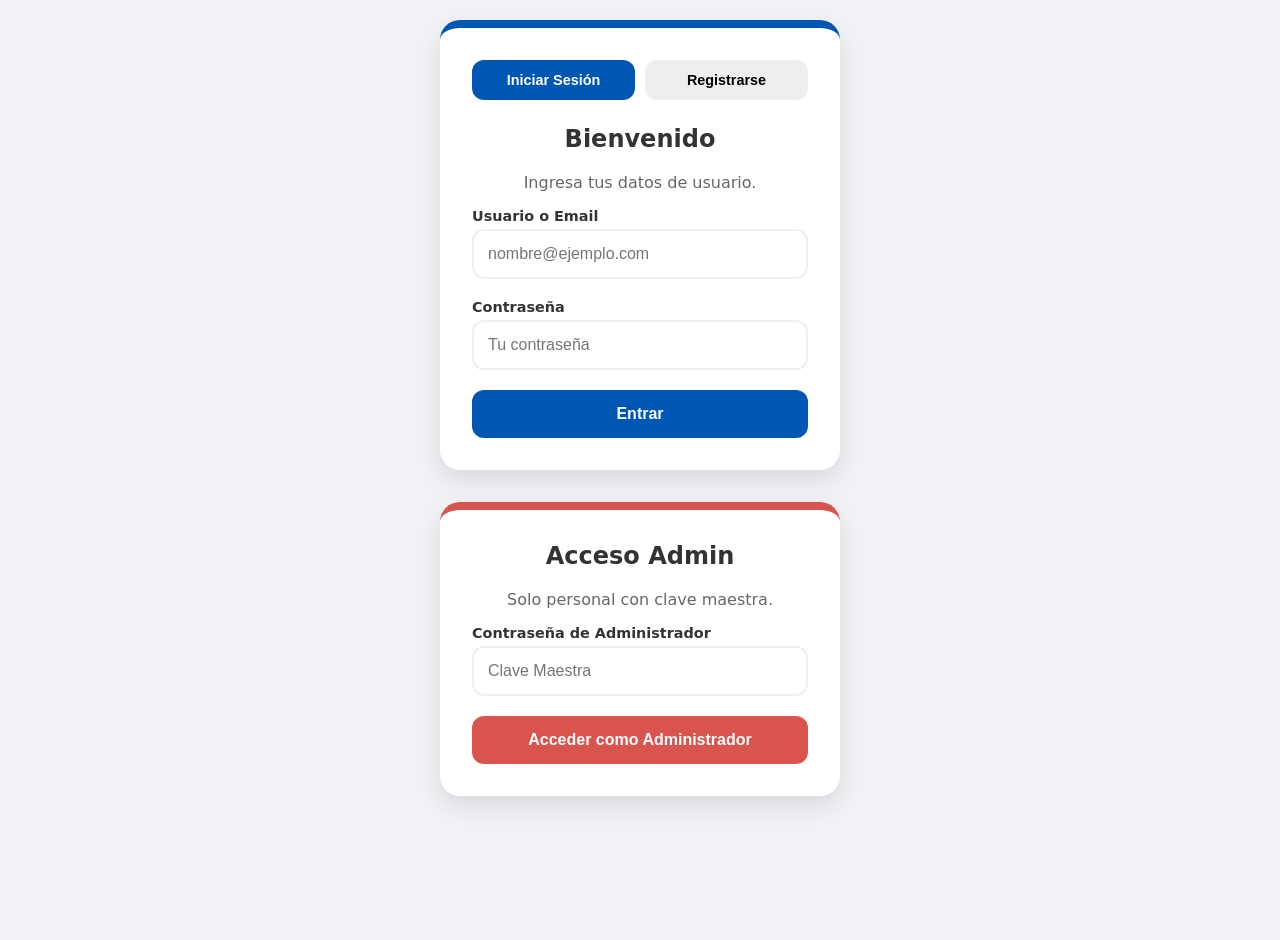
<file: index.html>
<!DOCTYPE html>
<html lang="es">
<head>
    <meta charset="UTF-8">
    <meta name="viewport" content="width=device-width, initial-scale=1.0">
    <title>Carrizal Segura</title>
    <link rel="stylesheet" href="style.css">
</head>
<body>

    <section id="auth-container">
        <div class="tab-selector">
            <button class="tab-btn active">Iniciar Sesión</button>
            <button onclick="window.location.href='registro.html'" class="tab-btn">Registrarse</button>
        </div>

        <div class="auth-content">
            <div id="login-block">
                <h1>Bienvenido</h1>
                <p>Ingresa tus datos de usuario.</p>
                <form id="login-form">
                    <label for="login-user">Usuario o Email</label>
                    <input type="text" id="login-user" placeholder="nombre@ejemplo.com" required>
                    
                    <label for="login-pass">Contraseña</label>
                    <input type="password" id="login-pass" placeholder="Tu contraseña" required>
                    
                    <button type="submit" class="btn-blue">Entrar</button>
                </form>
            </div>
        </div>
    </section>

    <section id="admin-section">
        <h1>Acceso Admin</h1>
        <p>Solo personal con clave maestra.</p>
        <form id="admin-form">
            <label for="admin-pass">Contraseña de Administrador</label>
            <input type="password" id="admin-pass" placeholder="Clave Maestra" required>
            <button type="submit" class="btn-red">Acceder como Administrador</button>
        </form>
    </section>

    <section id="user-space" style="display: none;">
        <div class="success-header">
            <h1>¡Acceso Exitoso!</h1>
            <p>Bienvenido a tu panel de control.</p>
            <button id="logout-btn" class="btn-gray">Cerrar Sesión</button>
        </div>
    </section>

    <script src="script.js"></script>
</body>
</html>
</file>
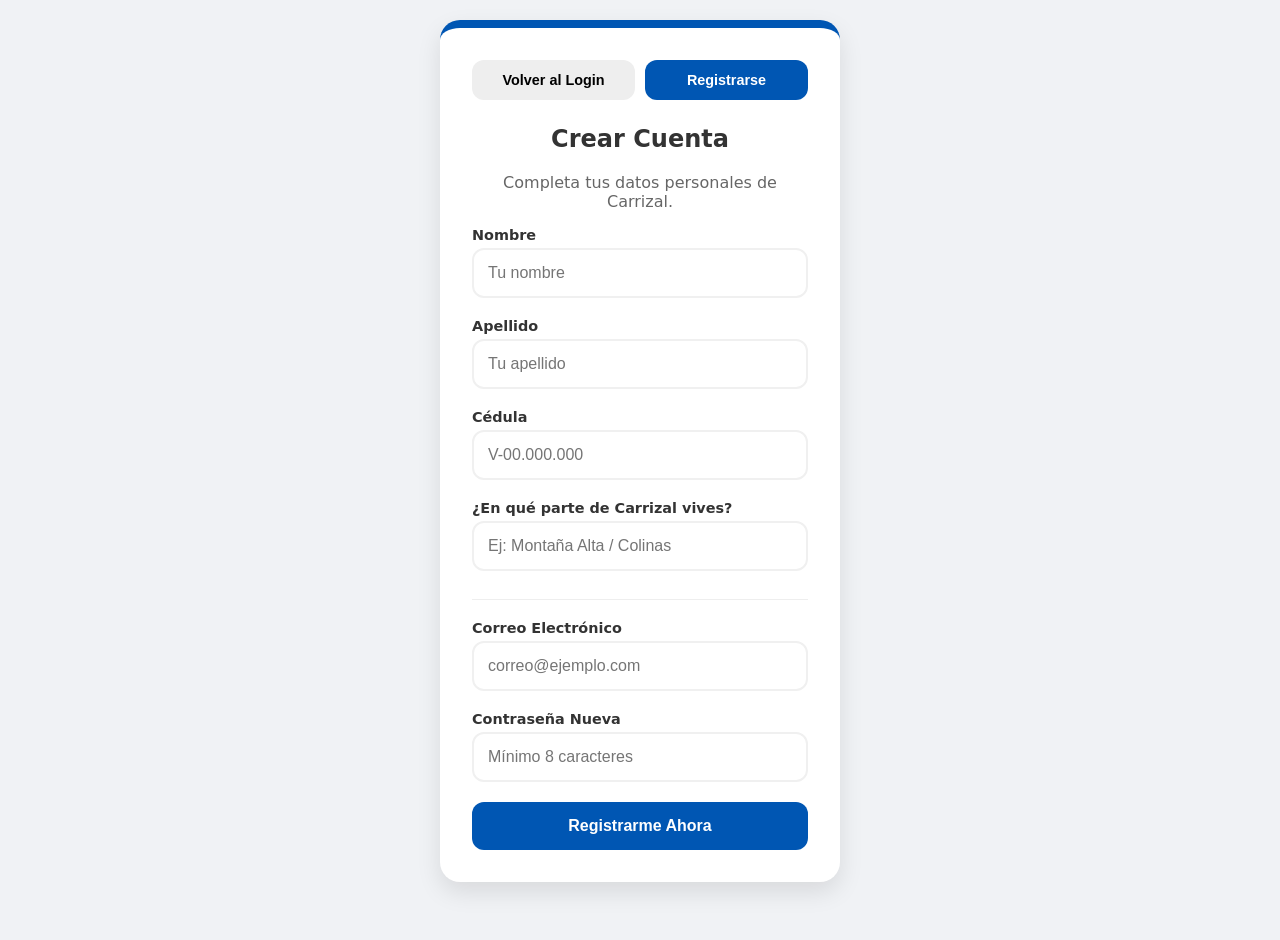
<file: registro.html>
<!DOCTYPE html>
<html lang="es">
<head>
    <meta charset="UTF-8">
    <meta name="viewport" content="width=device-width, initial-scale=1.0">
    <title>Crear Cuenta - Registro</title>
    <link rel="stylesheet" href="style.css">
</head>
<body>

    <section id="auth-container">
        <div class="tab-selector">
            <button onclick="window.location.href='index.html'" class="tab-btn">Volver al Login</button>
            <button class="tab-btn active">Registrarse</button>
        </div>

        <div id="register-block">
            <h1>Crear Cuenta</h1>
            <p>Completa tus datos personales de Carrizal.</p>
            
            <form id="registro-form-completo">
                <label for="reg-name">Nombre</label>
                <input type="text" id="reg-name" placeholder="Tu nombre" required>

                <label for="reg-lastname">Apellido</label>
                <input type="text" id="reg-lastname" placeholder="Tu apellido" required>

                <label for="reg-id">Cédula</label>
                <input type="text" id="reg-id" placeholder="V-00.000.000" required>

                <label for="reg-location">¿En qué parte de Carrizal vives?</label>
                <input type="text" id="reg-location" placeholder="Ej: Montaña Alta / Colinas" required>

                <hr style="margin-bottom: 20px; border: 0; border-top: 1px solid #eee;">

                <label for="reg-email">Correo Electrónico</label>
                <input type="email" id="reg-email" placeholder="correo@ejemplo.com" required>
                
                <label for="reg-pass">Contraseña Nueva</label>
                <input type="password" id="reg-pass" placeholder="Mínimo 8 caracteres" required>
                
                <button type="submit" class="btn-blue">Registrarme Ahora</button>
            </form>
        </div>
    </section>

    <script>
        // Lógica simple para redirigir tras el registro
        document.getElementById('registro-form-completo').addEventListener('submit', (e) => {
            e.preventDefault();
            alert("¡Registro exitoso! Volviendo al inicio...");
            window.location.href = 'index.html';
        });
    </script>
</body>
</html>
</file>
<file: style.css>
/* Configuración General */
:root {
    --primary-blue: #0056b3;
    --secondary-red: #d9534f;
    --success-green: #28a745;
    --light-bg: #f0f2f5;
    --white: #ffffff;
    --text-dark: #333333;
    --shadow: 0 10px 25px rgba(0, 0, 0, 0.1);
}

body {
    font-family: 'Segoe UI', system-ui, sans-serif;
    background-color: var(--light-bg);
    color: var(--text-dark);
    margin: 0;
    padding: 20px; /* Espacio para que los cajones no peguen al borde del cel */
    display: flex;
    flex-direction: column;
    align-items: center;
    min-height: 100vh;
}

/* --- Cajones Redondeados --- */
section {
    background-color: var(--white);
    border-radius: 20px; /* Bordes bien redondeados como pides */
    box-shadow: var(--shadow);
    padding: 2rem;
    margin-bottom: 2rem;
    width: 100%;
    max-width: 400px; /* Tamaño fijo máximo para PC */
    box-sizing: border-box; /* Mantiene el redondeado dentro del ancho */
    overflow: hidden; /* Asegura que nada sobresalga de las esquinas */
    transition: transform 0.3s ease;
}

#auth-container { border-top: 8px solid var(--primary-blue); }
#admin-section { border-top: 8px solid var(--secondary-red); }
#user-space { border-top: 8px solid var(--success-green); }

/* --- Selector de Pestañas --- */
.tab-selector {
    display: flex;
    gap: 10px;
    margin-bottom: 25px;
    justify-content: center;
}

.tab-btn {
    flex: 1;
    padding: 12px;
    border-radius: 12px;
    border: none;
    background: #eee;
    font-weight: bold;
    cursor: pointer;
    font-size: 0.9rem;
}

.tab-btn.active {
    background-color: var(--primary-blue);
    color: white;
}

/* --- Inputs y Formularios --- */
h1 {
    font-size: 1.5rem;
    text-align: center;
    margin-top: 0;
}

p { text-align: center; color: #666; }

label {
    display: block;
    margin-bottom: 5px;
    font-weight: 600;
    font-size: 0.9rem;
}

input {
    width: 100%;
    padding: 14px;
    margin-bottom: 20px;
    border: 2px solid #f0f0f0;
    border-radius: 12px; /* Inputs también redondeados */
    box-sizing: border-box;
    font-size: 16px; /* Evita zoom en móviles */
}

input:focus {
    outline: none;
    border-color: var(--primary-blue);
    background-color: #fff;
}

/* --- Botones --- */
button[type="submit"], .btn-blue, .btn-red, .btn-gray {
    width: 100%;
    padding: 15px;
    border-radius: 12px; /* Botones redondeados */
    border: none;
    font-weight: bold;
    cursor: pointer;
    font-size: 1rem;
}

.btn-blue { background-color: var(--primary-blue); color: white; }
.btn-red { background-color: var(--secondary-red); color: white; }
.btn-gray { background-color: #6c757d; color: white; }

/* --- Ajuste específico para que se vea igual de Pro en el Teléfono --- */
@media (max-width: 480px) {
    body {
        padding: 15px; /* Margen externo para que se vea la sombra y el redondeado */
    }
    
    section {
        padding: 1.5rem;
        border-radius: 25px; /* Reforzamos el redondeado en móvil */
        width: 95%; /* No llega al 100% para que se noten las curvas */
    }
}
</file>
